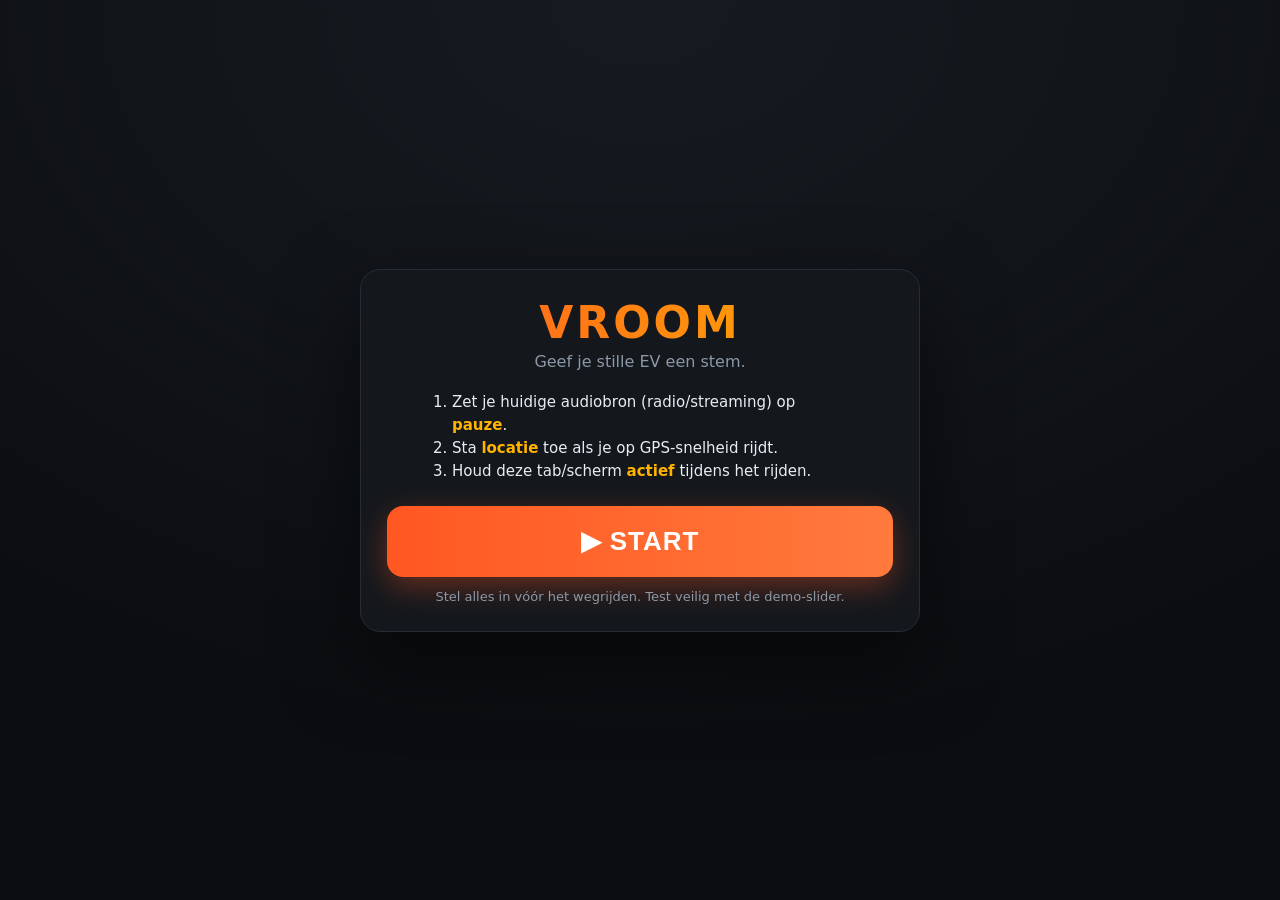
<file: index.html>
<!DOCTYPE html>
<html lang="nl">
<head>
  <meta charset="UTF-8" />
  <meta name="viewport" content="width=device-width, initial-scale=1.0, maximum-scale=1.0, user-scalable=no, viewport-fit=cover" />
  <meta name="theme-color" content="#0b0d10" />
  <meta name="description" content="Vroom — geef je stille EV een motorgeluid dat meebeweegt met je snelheid. Een gratis, statische web-app." />
  <title>Vroom — EV motorgeluid</title>
  <link rel="manifest" href="./manifest.webmanifest" />
  <link rel="icon" href="./icons/icon.svg" type="image/svg+xml" />
  <link rel="apple-touch-icon" href="./icons/icon-192.png" />
  <link rel="stylesheet" href="./styles.css" />
</head>
<body>
  <!-- Reactieve achtergrond: gloeit mee met het toerental, rood bij redline.
       Alleen opacity/transform animeren -> GPU-vriendelijk (Tesla Atom). -->
  <div class="bg" aria-hidden="true">
    <div id="glow" class="glow"></div>
    <div id="glowRed" class="glow-red"></div>
  </div>

  <!-- START-overlay: AudioContext mag pas na een user-gesture starten -->
  <div id="overlay" class="overlay">
    <div class="overlay-card">
      <div class="logo">VROOM</div>
      <p class="tagline">Geef je stille EV een stem.</p>

      <ol class="checklist">
        <li>Zet je huidige audiobron (radio/streaming) op <b>pauze</b>.</li>
        <li>Sta <b>locatie</b> toe als je op GPS-snelheid rijdt.</li>
        <li>Houd deze tab/scherm <b>actief</b> tijdens het rijden.</li>
      </ol>

      <button id="startBtn" class="start-btn">▶ START</button>
      <p class="hint">Stel alles in vóór het wegrijden. Test veilig met de demo-slider.</p>
    </div>
  </div>

  <main class="app">
    <header class="topbar">
      <span class="brand">VROOM</span>
      <button id="stopBtn" class="stop-btn" disabled>■ STOP</button>
    </header>

    <div class="stage">
    <!-- Grote uitlezing -->
    <section class="gauges">
      <div class="rpm-cluster">
        <svg viewBox="0 0 200 200" class="rpm-svg" aria-hidden="true">
          <circle cx="100" cy="100" r="90" class="rpm-track" />
          <circle id="rpmArc" cx="100" cy="100" r="90" class="rpm-fill" />
          <g id="needle" class="needle">
            <line x1="100" y1="100" x2="100" y2="24" />
            <circle cx="100" cy="100" r="6" />
          </g>
        </svg>
        <div class="rpm-center">
          <div id="shiftLight" class="shift-light">SHIFT ↑</div>
          <div id="rpmVal" class="rpm-num">0</div>
          <div class="rpm-label">RPM</div>
        </div>
      </div>

      <div class="readouts">
        <div class="readout big">
          <div id="speedVal" class="ro-num">0</div>
          <div class="ro-label">km/h</div>
        </div>
        <div class="readout">
          <div id="gearVal" class="ro-num">1</div>
          <div class="ro-label">versnelling</div>
        </div>
      </div>
    </section>

    <!-- Bediening -->
    <section class="controls">
      <div class="ctl">
        <div class="cat-tabs" id="catTabs">
          <button type="button" data-cat="sample" class="active">🏎 Echte auto's</button>
          <button type="button" data-cat="synth">🎛 Varianten</button>
        </div>
        <div class="engine-grid" id="engineGrid"></div>
        <small id="modeLabel" class="sub"></small>
      </div>

      <label class="ctl">
        <span>Volume — <b id="volVal">85%</b></span>
        <input id="volume" type="range" min="0" max="100" value="85" />
      </label>

      <label class="ctl">
        <span>Topsnelheid auto — <b id="maxSpeedVal">250 km/h</b>
          <small class="sub">(redline in hoogste versnelling · Tesla M3: 225–261)</small></span>
        <input id="maxSpeed" type="range" min="60" max="290" value="250" />
      </label>

      <div class="ctl">
        <span>Snelheidsbron</span>
        <div class="segmented">
          <label><input type="radio" name="src" value="demo" checked /> Demo-slider</label>
          <label><input type="radio" name="src" value="gps" /> GPS (rijden)</label>
        </div>
        <div id="demoRow" class="demo-row">
          <input id="demoSpeed" type="range" min="0" max="290" value="0" />
          <b id="demoVal">0 km/h</b>
        </div>
        <div id="gpsStatus" class="gps-status hidden"></div>
      </div>
    </section>
    </div>

    <footer class="foot">
      <span>100% in de browser · geen account · geen tracking</span>
      <a href="./about.html">Hoe werkt dit?</a>
    </footer>
  </main>

  <script type="module" src="./src/app.js"></script>
</body>
</html>
</file>
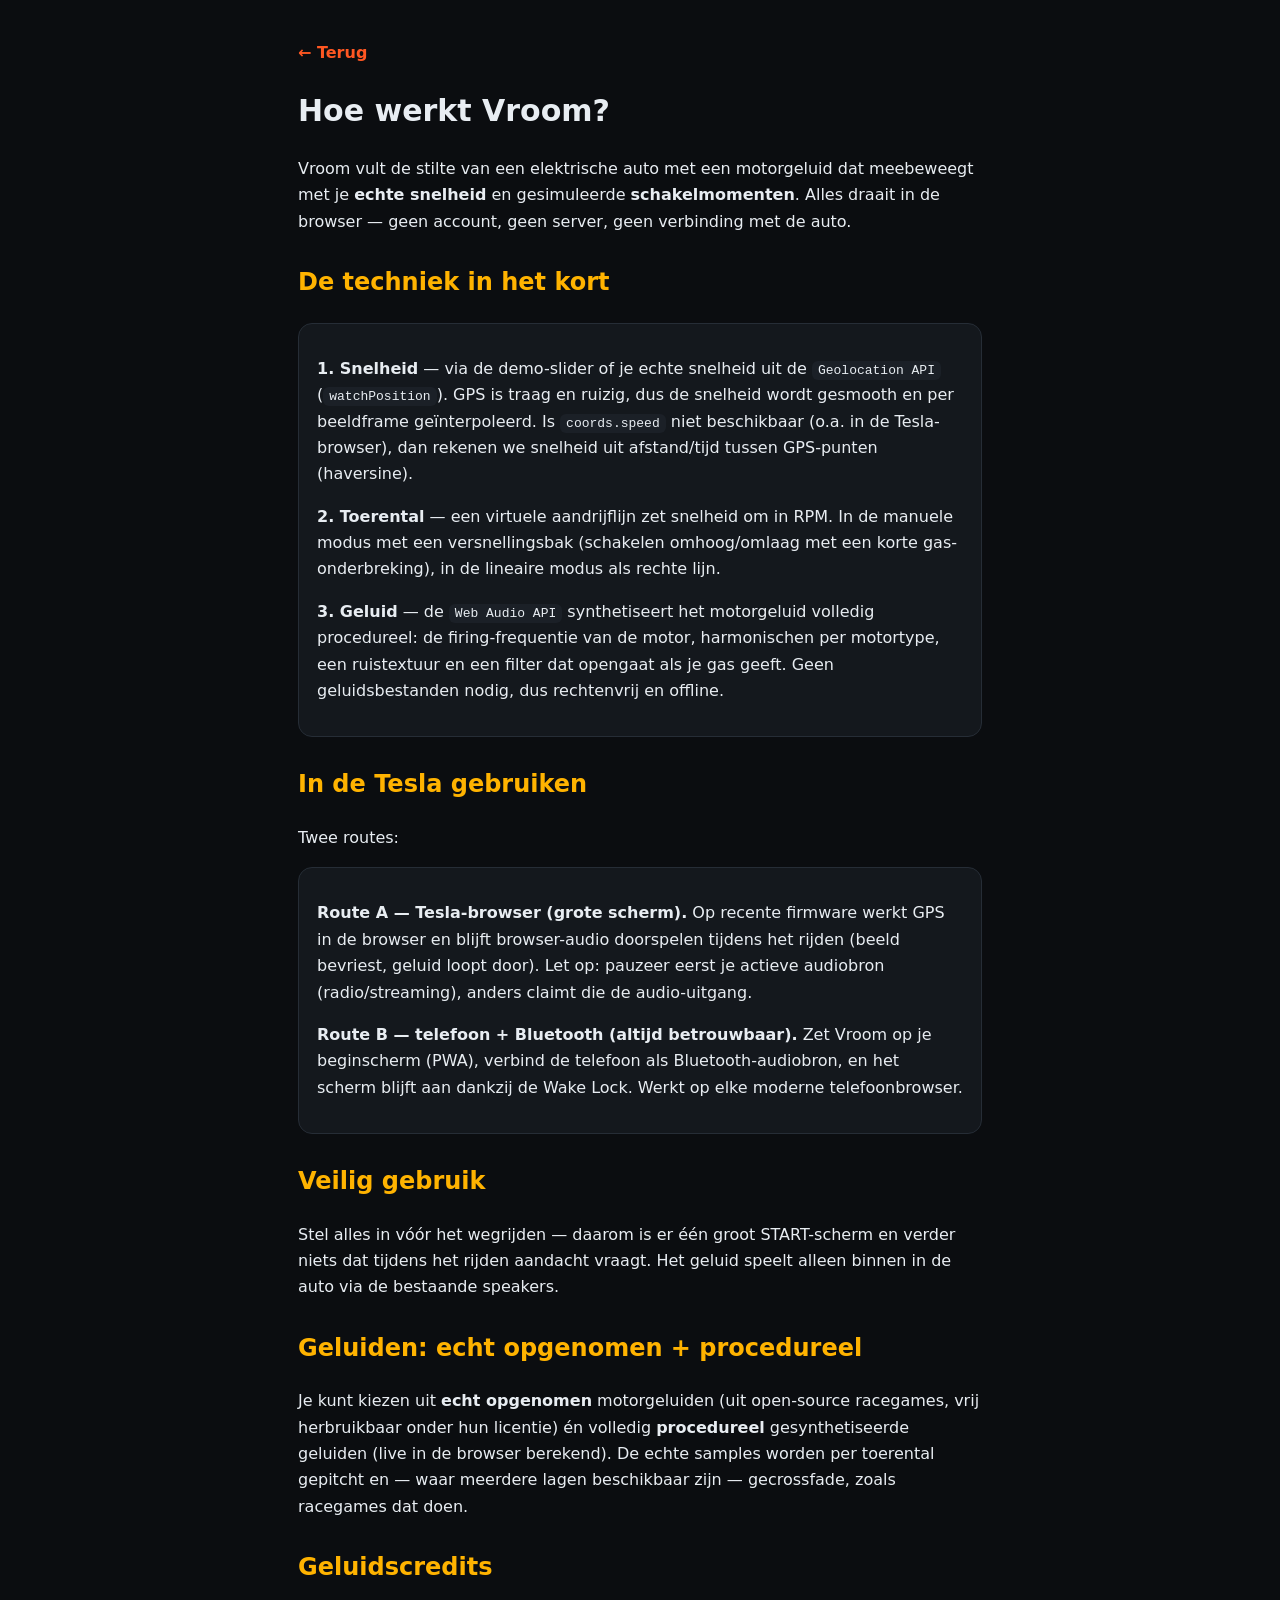
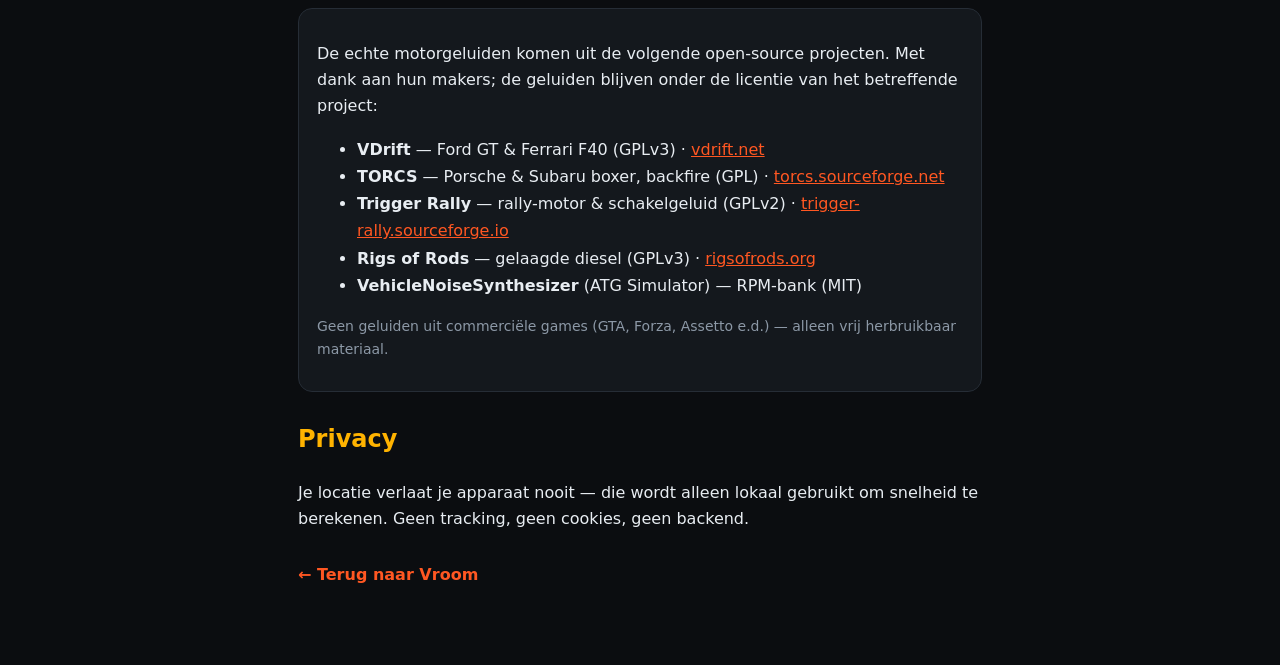
<file: about.html>
<!DOCTYPE html>
<html lang="nl">
<head>
  <meta charset="UTF-8" />
  <meta name="viewport" content="width=device-width, initial-scale=1.0, viewport-fit=cover" />
  <meta name="theme-color" content="#0b0d10" />
  <title>Vroom — hoe werkt het?</title>
  <link rel="stylesheet" href="./styles.css" />
  <style>
    .doc { max-width: 720px; margin: 0 auto; padding: 24px 18px 60px; line-height: 1.65; }
    .doc h1 { font-size: 30px; }
    .doc h2 { margin-top: 28px; color: var(--accent-2); }
    .doc a.back { color: var(--accent); text-decoration: none; font-weight: 700; }
    .doc code { background: var(--panel-2); padding: 2px 6px; border-radius: 6px; }
    .doc .card { background: var(--panel); border: 1px solid var(--line); border-radius: 14px; padding: 16px 18px; margin: 14px 0; }
  </style>
</head>
<body>
  <div class="doc">
    <p><a class="back" href="./index.html">← Terug</a></p>
    <h1>Hoe werkt Vroom?</h1>
    <p>Vroom vult de stilte van een elektrische auto met een motorgeluid dat
       meebeweegt met je <b>echte snelheid</b> en gesimuleerde
       <b>schakelmomenten</b>. Alles draait in de browser — geen account,
       geen server, geen verbinding met de auto.</p>

    <h2>De techniek in het kort</h2>
    <div class="card">
      <p><b>1. Snelheid</b> — via de demo-slider of je echte snelheid uit de
         <code>Geolocation API</code> (<code>watchPosition</code>). GPS is traag
         en ruizig, dus de snelheid wordt gesmooth en per beeldframe
         geïnterpoleerd. Is <code>coords.speed</code> niet beschikbaar (o.a. in
         de Tesla-browser), dan rekenen we snelheid uit afstand/tijd tussen
         GPS-punten (haversine).</p>
      <p><b>2. Toerental</b> — een virtuele aandrijflijn zet snelheid om in RPM.
         In de manuele modus met een versnellingsbak (schakelen omhoog/omlaag
         met een korte gas-onderbreking), in de lineaire modus als rechte lijn.</p>
      <p><b>3. Geluid</b> — de <code>Web Audio API</code> synthetiseert het
         motorgeluid volledig procedureel: de firing-frequentie van de motor,
         harmonischen per motortype, een ruistextuur en een filter dat opengaat
         als je gas geeft. Geen geluidsbestanden nodig, dus rechtenvrij en
         offline.</p>
    </div>

    <h2>In de Tesla gebruiken</h2>
    <p>Twee routes:</p>
    <div class="card">
      <p><b>Route A — Tesla-browser (grote scherm).</b> Op recente firmware
         werkt GPS in de browser en blijft browser-audio doorspelen tijdens het
         rijden (beeld bevriest, geluid loopt door). Let op: pauzeer eerst je
         actieve audiobron (radio/streaming), anders claimt die de
         audio-uitgang.</p>
      <p><b>Route B — telefoon + Bluetooth (altijd betrouwbaar).</b> Zet Vroom
         op je beginscherm (PWA), verbind de telefoon als Bluetooth-audiobron,
         en het scherm blijft aan dankzij de Wake Lock. Werkt op elke moderne
         telefoonbrowser.</p>
    </div>

    <h2>Veilig gebruik</h2>
    <p>Stel alles in vóór het wegrijden — daarom is er één groot START-scherm en
       verder niets dat tijdens het rijden aandacht vraagt. Het geluid speelt
       alleen binnen in de auto via de bestaande speakers.</p>

    <h2>Geluiden: echt opgenomen + procedureel</h2>
    <p>Je kunt kiezen uit <b>echt opgenomen</b> motorgeluiden (uit open-source
       racegames, vrij herbruikbaar onder hun licentie) én volledig
       <b>procedureel</b> gesynthetiseerde geluiden (live in de browser
       berekend). De echte samples worden per toerental gepitcht en — waar
       meerdere lagen beschikbaar zijn — gecrossfade, zoals racegames dat doen.</p>

    <h2>Geluidscredits</h2>
    <div class="card">
      <p>De echte motorgeluiden komen uit de volgende open-source projecten.
         Met dank aan hun makers; de geluiden blijven onder de licentie van het
         betreffende project:</p>
      <ul style="line-height:1.7">
        <li><b>VDrift</b> — Ford GT &amp; Ferrari F40 (GPLv3) ·
          <a href="https://vdrift.net" style="color:var(--accent)">vdrift.net</a></li>
        <li><b>TORCS</b> — Porsche &amp; Subaru boxer, backfire (GPL) ·
          <a href="https://torcs.sourceforge.net" style="color:var(--accent)">torcs.sourceforge.net</a></li>
        <li><b>Trigger Rally</b> — rally-motor &amp; schakelgeluid (GPLv2) ·
          <a href="https://trigger-rally.sourceforge.io" style="color:var(--accent)">trigger-rally.sourceforge.io</a></li>
        <li><b>Rigs of Rods</b> — gelaagde diesel (GPLv3) ·
          <a href="https://rigsofrods.org" style="color:var(--accent)">rigsofrods.org</a></li>
        <li><b>VehicleNoiseSynthesizer</b> (ATG Simulator) — RPM-bank (MIT)</li>
      </ul>
      <p style="color:var(--muted);font-size:14px">Geen geluiden uit
         commerciële games (GTA, Forza, Assetto e.d.) — alleen vrij
         herbruikbaar materiaal.</p>
    </div>

    <h2>Privacy</h2>
    <p>Je locatie verlaat je apparaat nooit — die wordt alleen lokaal gebruikt
       om snelheid te berekenen. Geen tracking, geen cookies, geen backend.</p>

    <p style="margin-top:30px"><a class="back" href="./index.html">← Terug naar Vroom</a></p>
  </div>
</body>
</html>
</file>
<file: styles.css>
:root {
  --bg: #0b0d10;
  --panel: #14181d;
  --panel-2: #1b2027;
  --line: #262d36;
  --text: #e8edf2;
  --muted: #8c98a6;
  --accent: #ff5722;
  --accent-2: #ffb300;
  --good: #34d399;
  --danger: #ef4444;
}

* { box-sizing: border-box; }

html, body {
  margin: 0;
  height: 100%;
  background: var(--bg);
  color: var(--text);
  font-family: system-ui, -apple-system, "Segoe UI", Roboto, sans-serif;
  -webkit-tap-highlight-color: transparent;
  overscroll-behavior: none;
}

/* Full-screen, geen scroll: het dashboard vult altijd exact het scherm. */
body {
  overflow: hidden;
  position: fixed;
  inset: 0;
}

/* ---------- Reactieve achtergrond ---------- */
.bg {
  position: fixed;
  inset: 0;
  z-index: -1;
  overflow: hidden;
  background: var(--bg);
  pointer-events: none;
}
.glow, .glow-red {
  position: absolute;
  left: 50%;
  top: 24%;
  width: 90vmin;
  height: 90vmin;
  border-radius: 50%;
  transform: translate(-50%, -50%) scale(var(--s, 0.55));
  opacity: var(--o, 0);
  will-change: opacity, transform;
  transition: opacity .12s linear, transform .12s linear;
}
/* Gloei neemt de merkkleur van de gekozen motor over (subtiel). */
.glow { background: radial-gradient(circle, rgba(var(--brand-rgb, 255, 120, 40), .42) 0%, transparent 62%); }
.glow-red { background: radial-gradient(circle, rgba(239, 68, 68, .50) 0%, transparent 62%); }

/* ---------- START overlay ---------- */
.overlay {
  position: fixed;
  inset: 0;
  z-index: 50;
  display: grid;
  place-items: center;
  padding: 16px;
  overflow: auto;
  background: radial-gradient(120% 120% at 50% 0%, #171b21 0%, #0b0d10 70%);
}
.overlay.hidden { display: none; }
.overlay-card {
  width: min(560px, 100%);
  background: var(--panel);
  border: 1px solid var(--line);
  border-radius: 20px;
  padding: clamp(18px, 3vh, 28px) clamp(18px, 4vw, 26px);
  text-align: center;
  box-shadow: 0 30px 80px rgba(0, 0, 0, .5);
}
.logo, .brand {
  font-weight: 900;
  letter-spacing: 3px;
  background: linear-gradient(90deg, var(--accent), var(--accent-2));
  -webkit-background-clip: text;
  background-clip: text;
  color: transparent;
}
.logo { font-size: clamp(32px, 7vh, 44px); }
.tagline { color: var(--muted); margin: 4px 0 clamp(12px, 2.5vh, 20px); }
.checklist {
  text-align: left;
  margin: 0 auto clamp(14px, 2.5vh, 22px);
  max-width: 420px;
  color: var(--text);
  line-height: 1.55;
  padding-left: 22px;
  font-size: clamp(13px, 1.8vh, 15px);
}
.checklist b { color: var(--accent-2); }
.start-btn {
  width: 100%;
  padding: clamp(14px, 2.4vh, 20px);
  font-size: clamp(20px, 3.2vh, 26px);
  font-weight: 800;
  letter-spacing: 1px;
  color: #fff;
  border: none;
  border-radius: 16px;
  background: linear-gradient(90deg, var(--accent), #ff7a3d);
  cursor: pointer;
  box-shadow: 0 10px 30px rgba(255, 87, 34, .35);
}
.start-btn:active { transform: translateY(1px); }
.hint { color: var(--muted); font-size: 13px; margin: 12px 0 0; }

/* ---------- App-shell: vult het scherm ---------- */
.app {
  height: 100vh;
  height: 100dvh;
  max-width: 1100px;
  margin: 0 auto;
  display: flex;
  flex-direction: column;
  padding:
    max(10px, env(safe-area-inset-top)) max(14px, env(safe-area-inset-right))
    max(10px, env(safe-area-inset-bottom)) max(14px, env(safe-area-inset-left));
  gap: clamp(6px, 1.4vh, 14px);
  overflow: hidden;
}
.topbar {
  flex: 0 0 auto;
  display: flex;
  align-items: center;
  justify-content: space-between;
}
.brand { font-size: clamp(18px, 2.6vh, 24px); }
.stop-btn {
  padding: 8px 16px;
  font-weight: 800;
  color: #fff;
  background: var(--panel-2);
  border: 1px solid var(--line);
  border-radius: 12px;
  cursor: pointer;
}
.stop-btn:disabled { opacity: .4; cursor: default; }
body.running .stop-btn { border-color: var(--danger); color: #ffd7d2; }

/* De "stage" houdt gauges + bediening en verdeelt de resterende hoogte. */
.stage {
  flex: 1 1 auto;
  min-height: 0;
  display: flex;
  flex-direction: column;
  gap: clamp(8px, 2vh, 18px);
  justify-content: flex-start;
}

/* ---------- Gauges ---------- */
.gauges {
  flex: 1 1 auto;   /* vult de vrije ruimte; bediening blijft eronder */
  min-height: 0;
  display: flex;
  flex-direction: column;
  align-items: center;
  justify-content: center;
  gap: clamp(8px, 1.6vh, 16px);
  overflow: hidden;
}
/* De RPM-meter is de "schokdemper": hij krimpt mee met de vrije hoogte,
   zodat de bediening altijd in beeld blijft zonder overlap of scroll. */
.rpm-cluster {
  position: relative;
  flex: 1 1 auto;
  min-height: 0;
  width: 100%;
  display: grid;
  place-items: center;
}
.rpm-svg {
  height: 100%;
  width: 100%;
  max-height: 340px;   /* niet te groot op ruime schermen */
  /* SVG viewBox + preserveAspectRatio houdt de meter vierkant en gecentreerd */
}
.rpm-track {
  fill: none;
  stroke: var(--panel-2);
  stroke-width: 14;
  stroke-linecap: round;
  stroke-dasharray: 407 565; /* 0.72 * 2πr */
  transform: rotate(129deg);
  transform-origin: 100px 100px;
}
.rpm-fill {
  fill: none;
  stroke: var(--accent-2);
  stroke-width: 14;
  stroke-linecap: round;
  stroke-dasharray: 0 565;
  transform: rotate(129deg);
  transform-origin: 100px 100px;
  transition: stroke .2s;
}
.rpm-fill.redline { stroke: var(--danger); }
.rpm-fill.shift { stroke: #fff; }
.needle line {
  stroke: var(--accent);
  stroke-width: 4;
  stroke-linecap: round;
}
.needle circle { fill: var(--accent); }
.needle {
  transform-origin: 100px 100px;
  transform: rotate(-220deg);
  transition: transform .08s linear;
}
.rpm-center {
  position: absolute;
  inset: 0;
  display: grid;
  place-content: center;
  text-align: center;
  pointer-events: none;
}
.rpm-num { font-size: clamp(30px, 6vh, 48px); font-weight: 900; font-variant-numeric: tabular-nums; }
.rpm-label { color: var(--muted); letter-spacing: 2px; font-size: 12px; }

/* Shift-light: knippert vlak voor redline, wordt rood bij de begrenzer. */
.shift-light {
  position: absolute;
  top: 2%;
  left: 50%;
  transform: translateX(-50%);
  font-weight: 900;
  letter-spacing: 2px;
  font-size: clamp(10px, 1.5vh, 14px);
  color: var(--accent-2);
  background: rgba(0, 0, 0, .35);
  padding: 2px 11px;
  border-radius: 20px;
  opacity: 0;
  pointer-events: none;
  white-space: nowrap;
}
.shift-light.on { opacity: 1; animation: shiftblink .45s steps(1) infinite; }
.shift-light.limit { color: #fff; background: var(--danger); }
@keyframes shiftblink { 50% { opacity: .2; } }

.readouts {
  display: flex;
  flex-direction: row;
  gap: clamp(8px, 2vw, 16px);
  justify-content: center;
  width: 100%;
}
.readout {
  background: var(--panel);
  border: 1px solid var(--line);
  border-radius: 16px;
  padding: clamp(8px, 1.4vh, 14px) clamp(14px, 3vw, 22px);
  text-align: center;
  min-width: 110px;
  flex: 0 1 auto;
}
.ro-num { font-size: clamp(26px, 4.4vh, 42px); font-weight: 900; font-variant-numeric: tabular-nums; line-height: 1.05; }
.readout.big .ro-num { font-size: clamp(34px, 6.2vh, 64px); color: var(--accent-2); }
.ro-label { color: var(--muted); font-size: 12px; letter-spacing: 1px; }

/* ---------- Controls ---------- */
.controls {
  flex: 0 0 auto;
  display: grid;
  gap: clamp(8px, 1.6vh, 14px);
  background: var(--panel);
  border: 1px solid var(--line);
  border-radius: 18px;
  padding: clamp(10px, 1.8vh, 16px);
  overflow: auto;
}
.ctl { display: grid; gap: 6px; font-size: clamp(13px, 1.8vh, 15px); }

/* ---- Motorkeuze: categorie-tabs + knoppen met kleurcode ---- */
.cat-tabs { display: flex; gap: 8px; }
.cat-tabs button {
  flex: 1;
  padding: 9px 8px;
  border: 1px solid var(--line);
  border-radius: 12px;
  background: var(--panel-2);
  color: var(--muted);
  font-weight: 700;
  font-size: clamp(12px, 1.7vh, 14px);
  cursor: pointer;
}
.cat-tabs button.active {
  color: var(--text);
  border-color: var(--accent);
  background: #20262e;
}
.engine-grid {
  display: flex;
  flex-wrap: wrap;
  gap: 7px;
}
.engine-btn {
  flex: 1 1 calc(33.333% - 7px);
  min-width: 92px;
  display: flex;
  align-items: center;
  gap: 8px;
  padding: 10px 11px;
  border: 1px solid var(--line);
  border-radius: 12px;
  background: var(--panel-2);
  color: var(--text);
  font-weight: 600;
  font-size: clamp(12px, 1.7vh, 14px);
  text-align: left;
  cursor: pointer;
  transition: background .12s, border-color .12s;
}
.engine-btn .dot {
  width: 11px; height: 11px;
  border-radius: 50%;
  flex: 0 0 auto;
  background: rgb(var(--c));
  box-shadow: 0 0 6px rgba(var(--c), .7);
}
.engine-btn .ename {
  overflow: hidden;
  text-overflow: ellipsis;
  white-space: nowrap;
}
.engine-btn.active {
  border-color: rgb(var(--c));
  background: linear-gradient(0deg, rgba(var(--c), .16), rgba(var(--c), .16)), var(--panel-2);
  box-shadow: inset 0 0 0 1px rgba(var(--c), .8);
}
.ctl > span { color: var(--text); }
.ctl b { color: var(--accent-2); }
.sub { color: var(--muted); font-size: 12px; }
select, input[type=range] { width: 100%; }
select {
  padding: 10px 12px;
  font-size: 16px;
  background: var(--panel-2);
  color: var(--text);
  border: 1px solid var(--line);
  border-radius: 12px;
}
input[type=range] {
  -webkit-appearance: none;
  appearance: none;
  height: 30px;
  background: transparent;
}
input[type=range]::-webkit-slider-runnable-track {
  height: 10px; border-radius: 6px; background: var(--panel-2);
}
input[type=range]::-moz-range-track {
  height: 10px; border-radius: 6px; background: var(--panel-2);
}
input[type=range]::-webkit-slider-thumb {
  -webkit-appearance: none;
  width: 28px; height: 28px; margin-top: -9px;
  border-radius: 50%;
  background: var(--accent);
  border: 3px solid #fff2;
}
input[type=range]::-moz-range-thumb {
  width: 28px; height: 28px; border: 3px solid #fff2;
  border-radius: 50%; background: var(--accent);
}
.segmented { display: flex; gap: 8px; }
.segmented label {
  flex: 1;
  text-align: center;
  padding: 10px;
  border: 1px solid var(--line);
  border-radius: 12px;
  background: var(--panel-2);
  cursor: pointer;
}
.segmented input { margin-right: 6px; }
.demo-row { display: flex; align-items: center; gap: 12px; }
.demo-row.hidden, .gps-status.hidden { display: none; }
.gps-status {
  padding: 9px 12px;
  border-radius: 10px;
  background: var(--panel-2);
  color: var(--good);
  font-size: 14px;
}
.gps-status.err { color: var(--danger); }

.foot {
  flex: 0 0 auto;
  padding-top: 8px;
  display: flex;
  justify-content: space-between;
  align-items: center;
  color: var(--muted);
  font-size: 12px;
  gap: 10px;
}
.foot a { color: var(--muted); }
.foot span { overflow: hidden; text-overflow: ellipsis; white-space: nowrap; }

/* ---------- Landschap / breed scherm (o.a. Tesla): twee kolommen ---------- */
@media (min-aspect-ratio: 1/1) and (min-width: 640px) {
  .stage {
    flex-direction: row;
    align-items: stretch;
    gap: clamp(12px, 2.5vw, 28px);
  }
  .gauges {
    flex: 1 1 55%;
    justify-content: center;
    gap: clamp(10px, 2.5vh, 22px);
  }
  /* Ruim scherm: meter + uitlezing als één gecentreerde groep,
     geen shrink nodig (genoeg hoogte), dus geen loshangende tegels. */
  .rpm-cluster {
    flex: 0 1 auto;
    height: min(440px, 72vh);
    width: auto;
    aspect-ratio: 1 / 1;
    max-width: 100%;
  }
  .rpm-svg { height: 100%; width: 100%; max-height: none; }
  .controls {
    flex: 1 1 45%;
    align-content: start;
    align-self: center;
    max-height: 100%;
  }
  .readout.big .ro-num { font-size: clamp(40px, 9vh, 76px); }
}

/* Zeer lage landschap-schermen (telefoon liggend): compacter */
@media (max-height: 460px) and (min-aspect-ratio: 1/1) {
  .foot { display: none; }
  .rpm-label { font-size: 10px; }
}
</file>
